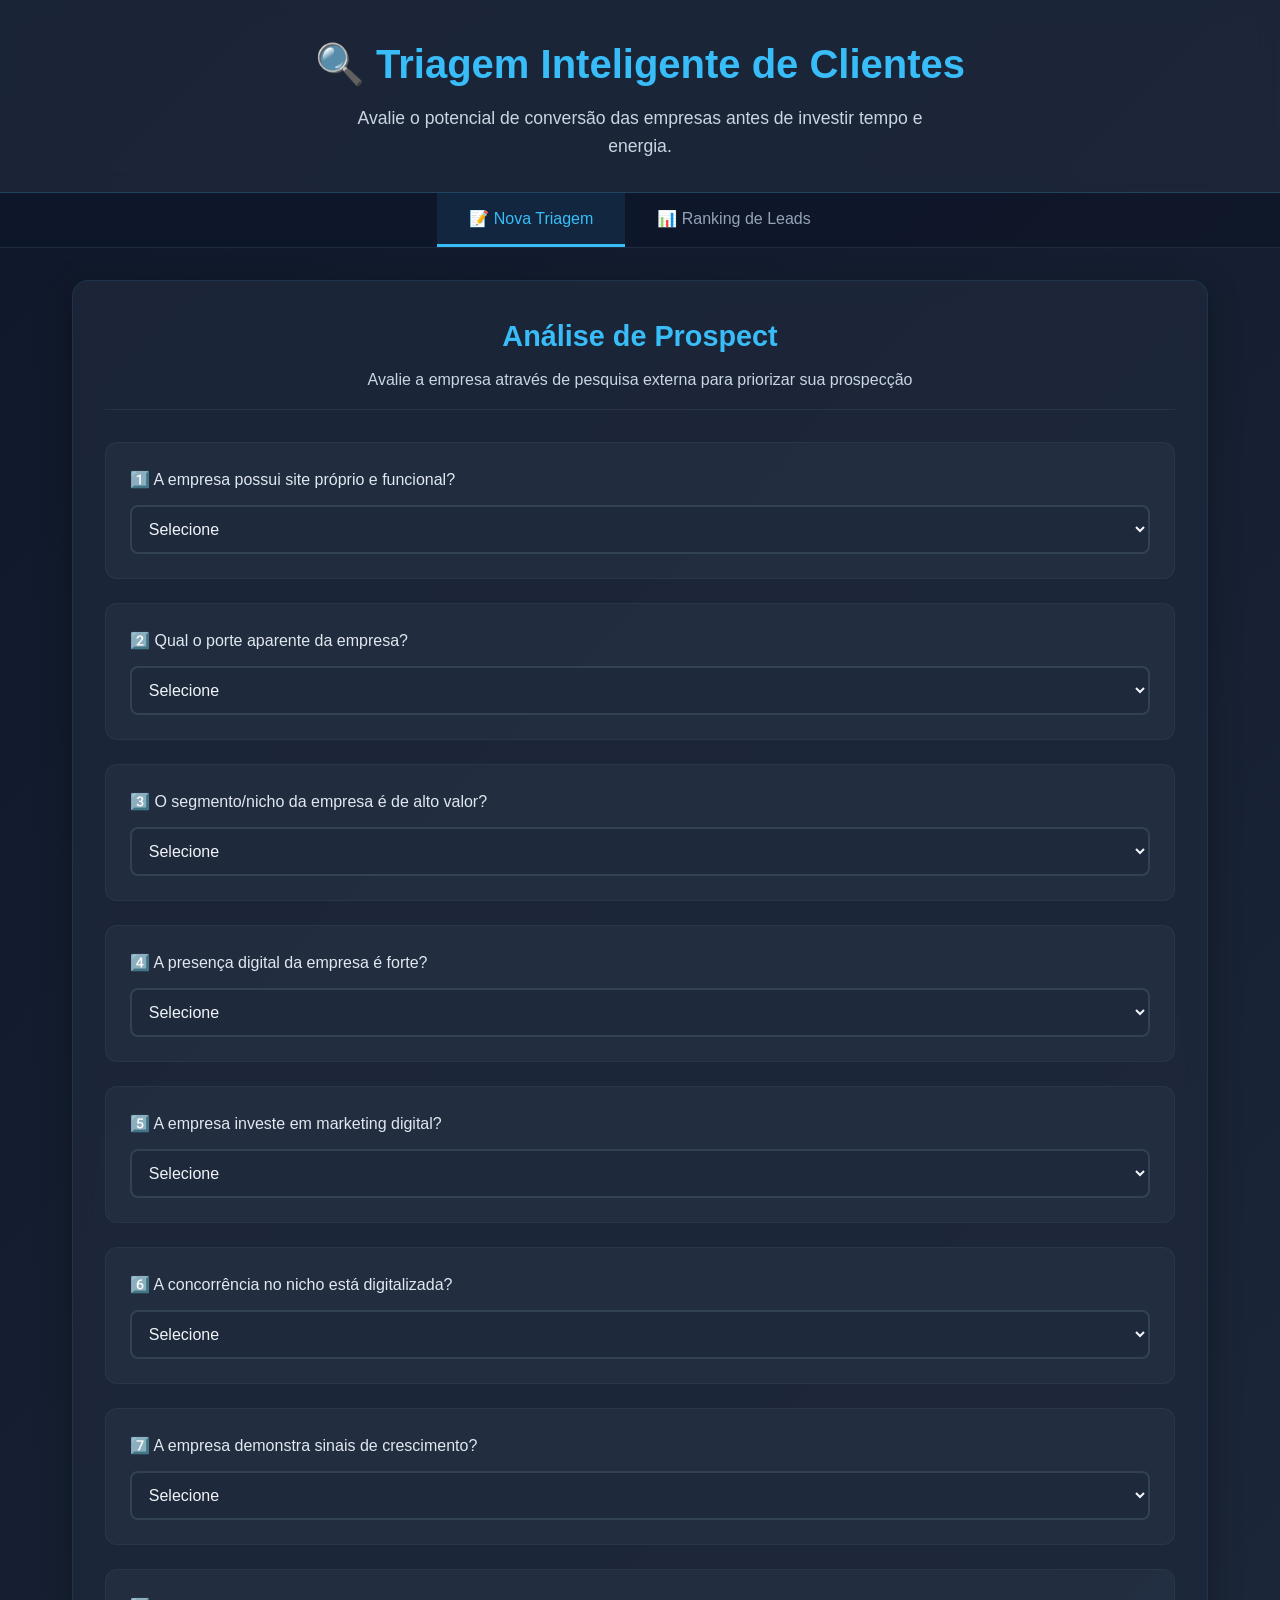
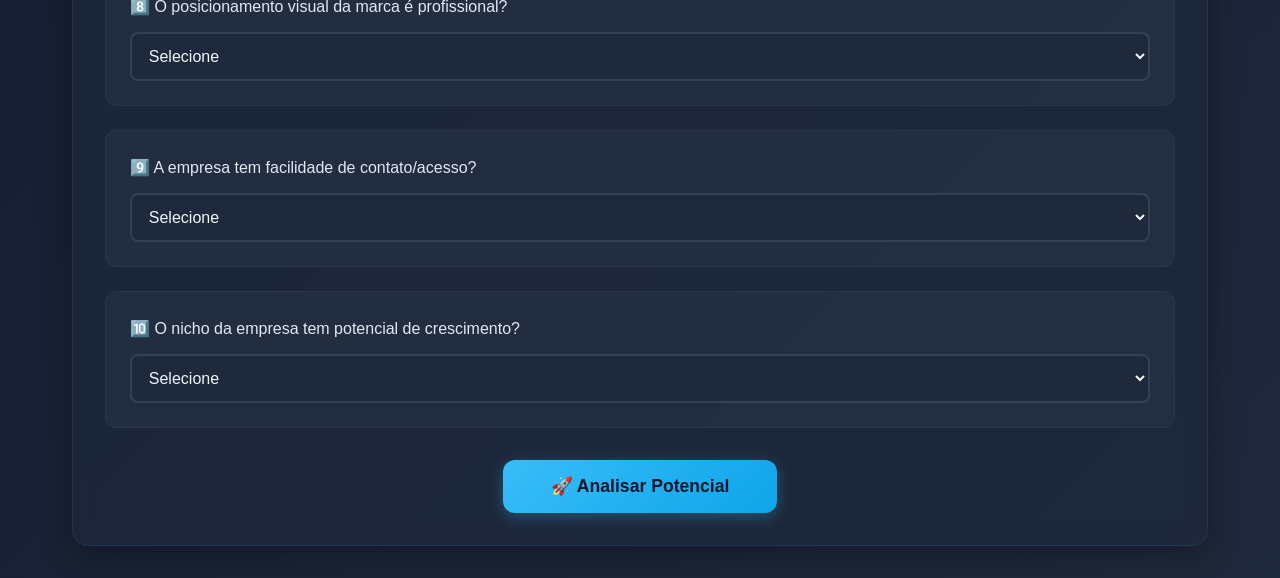
<file: index.html>
<!DOCTYPE html>
<html lang="pt-BR">
  <head>
    <meta charset="UTF-8" />
    <meta name="viewport" content="width=device-width, initial-scale=1.0" />
    <!-- Favicon otimizado -->
    <link rel="icon" href="img/magnifying.svg" type="image/svg+xml" />
    <link rel="shortcut icon" href="img/magnifying.svg" type="image/x-icon" />
    <link rel="apple-touch-icon" href="img/magnifying.svg" />
    <title>Triagem Inteligente de leads</title>
    <link rel="stylesheet" href="style.css" />
  </head>
  <body>
    <!-- Header principal -->
    <header class="main-header">
      <div class="header-content">
        <h1>🔍 Triagem Inteligente de Clientes</h1>
        <p>Avalie o potencial de conversão das empresas antes de investir tempo e energia.</p>
      </div>
    </header>

    <!-- Navegação por abas -->
    <nav class="tab-navigation">
      <div class="nav-container">
        <button class="tab-button active" data-tab="triagem">
          📝 Nova Triagem
        </button>
        <button class="tab-button" data-tab="ranking">
          📊 Ranking de Leads
        </button>
      </div>
    </nav>

    <!-- Container principal -->
    <main class="main-content">
      <!-- Aba de Triagem -->
      <section id="triagemTab" class="tab-content active">
        <div class="container">
          <div class="form-header">
            <h2>Análise de Prospect</h2>
            <p>Avalie a empresa através de pesquisa externa para priorizar sua prospecção</p>
          </div>

          <form id="triagemForm" class="triagem-form">
            <div class="questions-grid">
              <div class="question">
                <label>1️⃣ A empresa possui site próprio e funcional?</label>
                <select required>
                  <option value="">Selecione</option>
                  <option value="3">Site profissional e atualizado</option>
                  <option value="2">Site básico mas funcional</option>
                  <option value="1">Sem site ou site muito defasado</option>
                </select>
              </div>

              <div class="question">
                <label>2️⃣ Qual o porte aparente da empresa?</label>
                <select required>
                  <option value="">Selecione</option>
                  <option value="3">Empresa estabelecida (múltiplas unidades/equipe visível)</option>
                  <option value="2">Empresa média (estrutura organizada)</option>
                  <option value="1">Microempresa ou pessoa física</option>
                </select>
              </div>

              <div class="question">
                <label>3️⃣ O segmento/nicho da empresa é de alto valor?</label>
                <select required>
                  <option value="">Selecione</option>
                  <option value="3">Segmento premium (medicina, advocacia, consultoria)</option>
                  <option value="2">Segmento médio (varejo especializado, serviços)</option>
                  <option value="1">Segmento commoditizado (produtos básicos)</option>
                </select>
              </div>

              <div class="question">
                <label>4️⃣ A presença digital da empresa é forte?</label>
                <select required>
                  <option value="">Selecione</option>
                  <option value="3">Google Meu Negócio completo + boas avaliações</option>
                  <option value="2">Presença básica no Google com algumas avaliações</option>
                  <option value="1">Presença fraca ou inexistente no Google</option>
                </select>
              </div>

              <div class="question">
                <label>5️⃣ A empresa investe em marketing digital?</label>
                <select required>
                  <option value="">Selecione</option>
                  <option value="3">Anúncios pagos, redes sociais ativas, conteúdo regular</option>
                  <option value="2">Presença básica nas redes, algumas ações de marketing</option>
                  <option value="1">Marketing tradicional ou inexistente</option>
                </select>
              </div>

              <div class="question">
                <label>6️⃣ A concorrência no nicho está digitalizada?</label>
                <select required>
                  <option value="">Selecione</option>
                  <option value="3">Concorrentes ainda tradicionais (grande oportunidade)</option>
                  <option value="2">Concorrência mista (digital + tradicional)</option>
                  <option value="1">Nicho já saturado digitalmente</option>
                </select>
              </div>

              <div class="question">
                <label>7️⃣ A empresa demonstra sinais de crescimento?</label>
                <select required>
                  <option value="">Selecione</option>
                  <option value="3">Expansão recente, novas unidades, contratações</option>
                  <option value="2">Estável com alguns sinais de crescimento</option>
                  <option value="1">Sem sinais de crescimento ou em declínio</option>
                </select>
              </div>

              <div class="question">
                <label>8️⃣ O posicionamento visual da marca é profissional?</label>
                <select required>
                  <option value="">Selecione</option>
                  <option value="3">Identidade visual consistente e profissional</option>
                  <option value="2">Visual mediano, algumas inconsistências</option>
                  <option value="1">Visual amador ou muito inconsistente</option>
                </select>
              </div>

              <div class="question">
                <label>9️⃣ A empresa tem facilidade de contato/acesso?</label>
                <select required>
                  <option value="">Selecione</option>
                  <option value="3">Múltiplos canais, WhatsApp, formulários, telefone</option>
                  <option value="2">Alguns canais de contato disponíveis</option>
                  <option value="1">Difícil de encontrar contato ou muito limitado</option>
                </select>
              </div>

              <div class="question">
                <label>🔟 O nicho da empresa tem potencial de crescimento?</label>
                <select required>
                  <option value="">Selecione</option>
                  <option value="3">Setor em expansão ou com demanda crescente</option>
                  <option value="2">Setor estável com oportunidades pontuais</option>
                  <option value="1">Setor estagnado ou em declínio</option>
                </select>
              </div>
            </div>

            <div class="form-actions">
              <button type="submit" class="btn-analyze">
                🚀 Analisar Potencial
              </button>
            </div>
          </form>

          <div id="resultado" class="resultado"></div>
        </div>
      </section>

      <!-- Aba de Ranking -->
      <section id="rankingTab" class="tab-content">
        <div class="container">
          <div class="ranking-header">
            <h2>📊 Ranking de Leads</h2>
            <p>Visualize e gerencie suas análises salvas</p>
          </div>

          <!-- Controles do ranking -->
          <div class="ranking-controls">
            <div class="controls-row">
              <div class="search-container">
                <input type="text" id="searchInput" placeholder="🔍 Buscar empresa..." class="search-input">
              </div>
              <div class="control-buttons">
                <button id="refreshRanking" class="btn-control">
                  <span class="btn-icon">🔄</span>
                  <span class="btn-text">Atualizar</span>
                </button>
                <button id="exportCSV" class="btn-control btn-export">
                  <span class="btn-icon">📊</span>
                  <span class="btn-text">Exportar</span>
                </button>
                <button id="clearHistory" class="btn-control btn-danger">
                  <span class="btn-icon">🗑️</span>
                  <span class="btn-text">Limpar</span>
                </button>
              </div>
            </div>
          </div>

          <!-- Seção de estatísticas -->
          <div id="statsSection" class="stats-section"></div>

          <!-- Container da tabela de ranking -->
          <div id="rankingTableContainer" class="ranking-table-container">
            <div id="emptyState" class="empty-state">
              <div class="empty-icon">📋</div>
              <h3>Nenhuma análise salva ainda</h3>
              <p>Complete uma triagem na aba "Nova Triagem" e salve o resultado para começar seu ranking!</p>
              <button class="btn-empty-action" onclick="switchToTab('triagem')">
                📝 Fazer Nova Triagem
              </button>
            </div>
            <div id="rankingTable" class="ranking-table"></div>
          </div>
        </div>
      </section>
    </main>

    <!-- Modal para input do nome da empresa -->
    <div id="nameInputModal" class="modal">
      <div class="modal-content">
        <h3>💾 Salvar Resultado da Análise</h3>
        <p>Digite o nome da empresa para salvar no ranking:</p>
        <input type="text" id="companyName" placeholder="Nome da empresa" maxlength="100">
        <div class="modal-buttons">
          <button id="saveResult" class="btn-primary">Salvar</button>
          <button id="cancelSave" class="btn-secondary">Cancelar</button>
        </div>
      </div>
    </div>

    <!-- Modal de confirmação para limpeza -->
    <div id="confirmModal" class="modal">
      <div class="modal-content">
        <h3>⚠️ Confirmar Limpeza</h3>
        <p>Tem certeza que deseja apagar todo o histórico de análises?</p>
        <p><strong>Esta ação não pode ser desfeita.</strong></p>
        <div class="modal-buttons">
          <button id="confirmClear" class="btn-danger">Sim, Limpar Tudo</button>
          <button id="cancelClear" class="btn-secondary">Cancelar</button>
        </div>
      </div>
    </div>

    <script src="script.js"></script>
  </body>
</html>
</file>
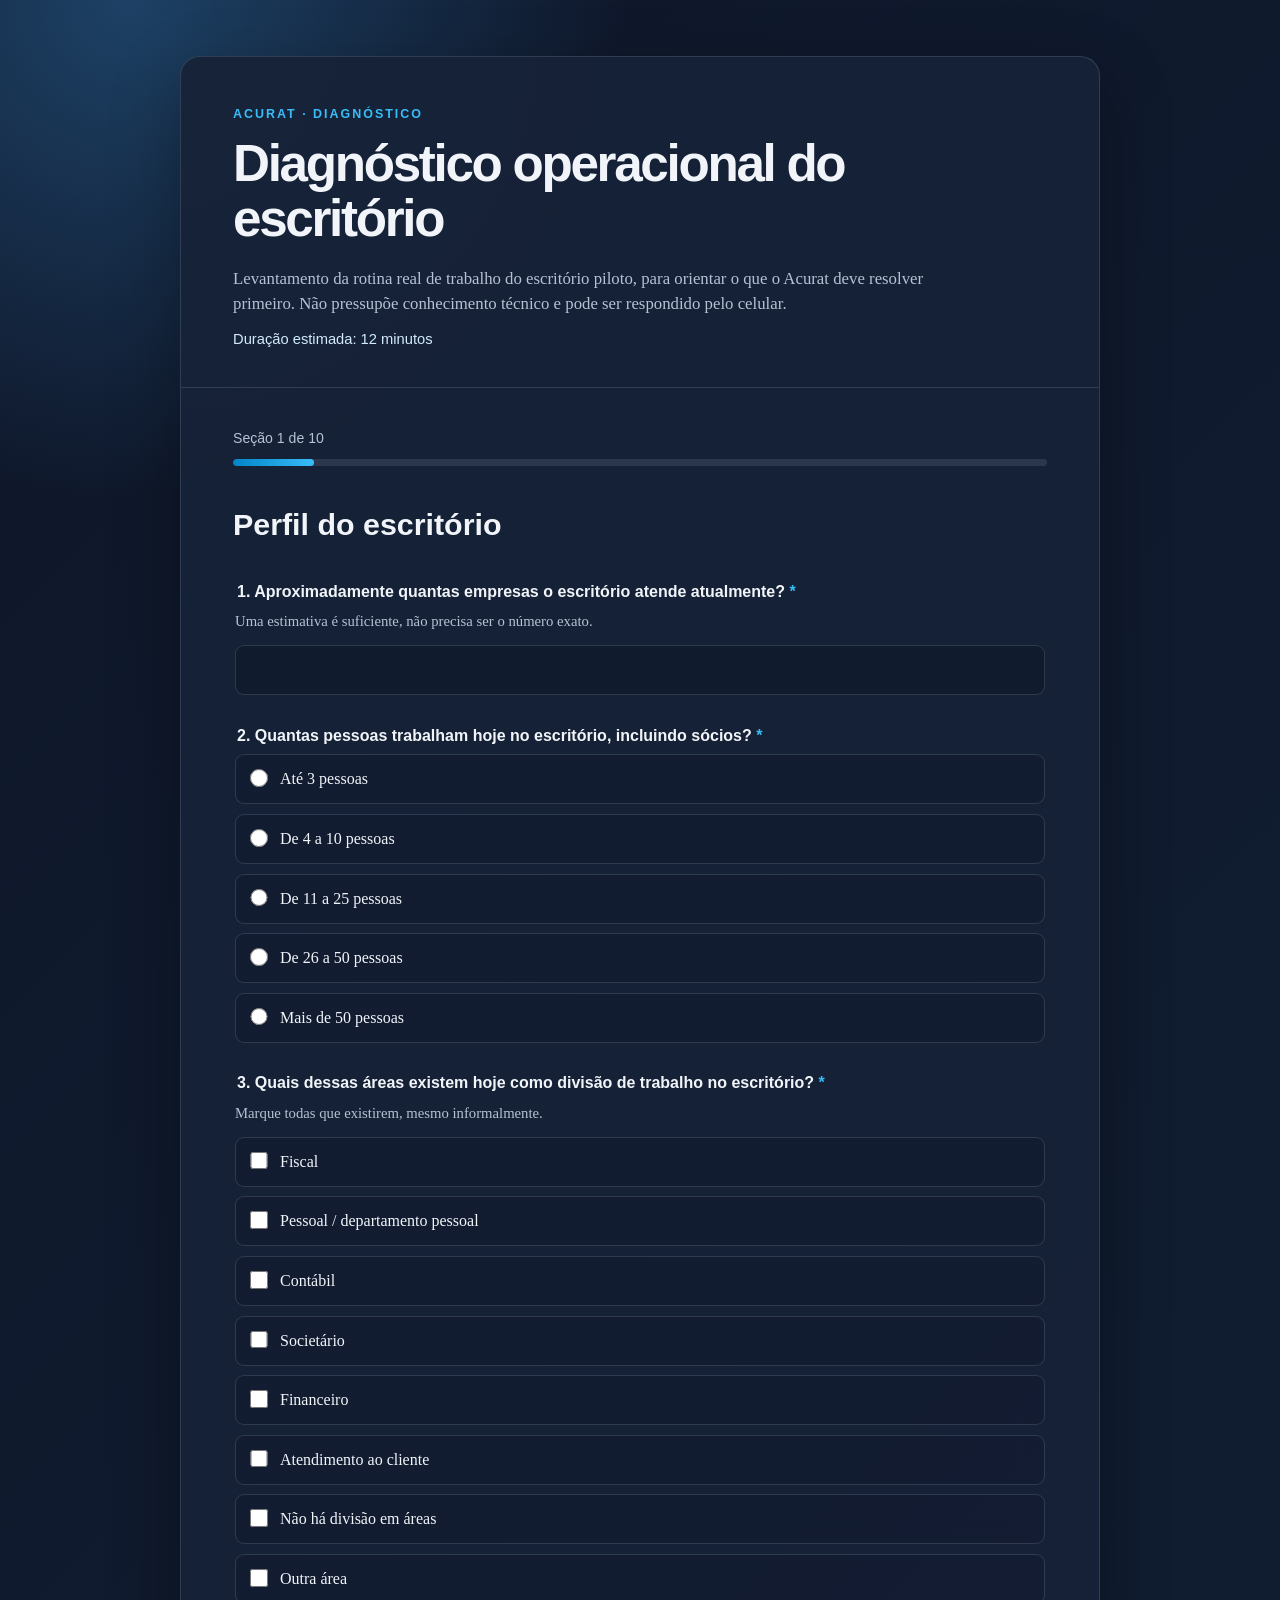
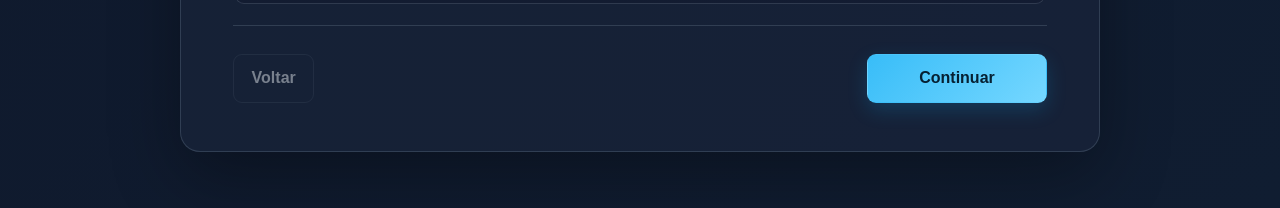
<file: diagnostico-escritorio.html>
<!doctype html>
<html lang="pt-BR">
  <head>
    <meta charset="UTF-8" />
    <meta name="viewport" content="width=device-width, initial-scale=1.0" />
    <meta name="description" content="Diagnóstico operacional do escritório" />
    <title>Diagnóstico do escritório</title>
    <link rel="stylesheet" href="diagnostico-escritorio.css" />
  </head>
  <body>
    <main class="page-shell">
      <section class="diagnostico-card" aria-labelledby="page-title">
        <header class="page-header">
          <p class="eyebrow">ACURAT · DIAGNÓSTICO</p>
          <h1 id="page-title">Diagnóstico operacional do escritório</h1>
          <p class="introduction">Levantamento da rotina real de trabalho do escritório piloto, para orientar o que o Acurat deve resolver primeiro. Não pressupõe conhecimento técnico e pode ser respondido pelo celular.</p>
          <p class="duration">Duração estimada: 12 minutos</p>
        </header>
        <div id="questionnaire" aria-live="polite"></div>
      </section>
    </main>
    <script src="diagnostico-escritorio.js"></script>
  </body>
</html>
</file>
<file: style.css>
/* ===== RESET E BASE ===== */
* {
  margin: 0;
  padding: 0;
  box-sizing: border-box;
}

body {
  background: linear-gradient(135deg, #0f172a 0%, #1e293b 100%);
  color: #f1f5f9;
  font-family: 'Segoe UI', Tahoma, Geneva, Verdana, sans-serif;
  min-height: 100vh;
  line-height: 1.6;
}

/* ===== HEADER PRINCIPAL ===== */
.main-header {
  background: rgba(30, 41, 59, 0.8);
  backdrop-filter: blur(10px);
  border-bottom: 1px solid rgba(56, 189, 248, 0.2);
  padding: 2rem 0;
  text-align: center;
}

.header-content h1 {
  font-size: 2.5rem;
  color: #38bdf8;
  margin-bottom: 0.5rem;
  font-weight: 700;
}

.header-content p {
  font-size: 1.1rem;
  color: #cbd5e1;
  max-width: 600px;
  margin: 0 auto;
}

/* ===== NAVEGAÇÃO POR ABAS ===== */
.tab-navigation {
  background: rgba(15, 23, 42, 0.9);
  border-bottom: 1px solid rgba(51, 65, 85, 0.5);
  padding: 0;
  position: sticky;
  top: 0;
  z-index: 100;
}

.nav-container {
  max-width: 1200px;
  margin: 0 auto;
  display: flex;
  justify-content: center;
  gap: 0;
}

.tab-button {
  background: transparent;
  border: none;
  color: #94a3b8;
  padding: 1rem 2rem;
  font-size: 1rem;
  font-weight: 500;
  cursor: pointer;
  transition: all 0.3s ease;
  border-bottom: 3px solid transparent;
  position: relative;
}

.tab-button:hover {
  color: #38bdf8;
  background: rgba(56, 189, 248, 0.1);
}

.tab-button.active {
  color: #38bdf8;
  border-bottom-color: #38bdf8;
  background: rgba(56, 189, 248, 0.1);
}

/* ===== CONTEÚDO PRINCIPAL ===== */
.main-content {
  max-width: 1200px;
  margin: 0 auto;
  padding: 2rem;
}

.tab-content {
  display: none;
  animation: fadeIn 0.3s ease-in-out;
}

.tab-content.active {
  display: block;
}

@keyframes fadeIn {
  from { opacity: 0; transform: translateY(10px); }
  to { opacity: 1; transform: translateY(0); }
}

.container {
  background: rgba(30, 41, 59, 0.8);
  backdrop-filter: blur(10px);
  border-radius: 16px;
  padding: 2rem;
  box-shadow: 0 8px 32px rgba(0, 0, 0, 0.3);
  border: 1px solid rgba(56, 189, 248, 0.1);
}

/* ===== CABEÇALHOS DE SEÇÃO ===== */
.form-header, .ranking-header {
  text-align: center;
  margin-bottom: 2rem;
  padding-bottom: 1rem;
  border-bottom: 1px solid rgba(51, 65, 85, 0.5);
}

.form-header h2, .ranking-header h2 {
  color: #38bdf8;
  font-size: 1.8rem;
  margin-bottom: 0.5rem;
}

.form-header p, .ranking-header p {
  color: #cbd5e1;
  font-size: 1rem;
}

/* ===== FORMULÁRIO DE TRIAGEM ===== */
.questions-grid {
  display: grid;
  gap: 1.5rem;
  margin-bottom: 2rem;
}

.question {
  background: rgba(51, 65, 85, 0.3);
  padding: 1.5rem;
  border-radius: 12px;
  border: 1px solid rgba(51, 65, 85, 0.5);
  transition: all 0.3s ease;
}

.question:hover {
  border-color: rgba(56, 189, 248, 0.3);
  background: rgba(51, 65, 85, 0.4);
}

.question label {
  display: block;
  margin-bottom: 0.8rem;
  color: #e2e8f0;
  font-weight: 500;
  font-size: 1rem;
}

.question select {
  width: 100%;
  padding: 0.8rem;
  border-radius: 8px;
  border: 2px solid #334155;
  background-color: #1e293b;
  color: #f1f5f9;
  font-size: 1rem;
  transition: all 0.3s ease;
}

.question select:focus {
  outline: none;
  border-color: #38bdf8;
  box-shadow: 0 0 0 3px rgba(56, 189, 248, 0.1);
}

.form-actions {
  text-align: center;
  margin-top: 2rem;
}

.btn-analyze {
  background: linear-gradient(135deg, #38bdf8 0%, #0ea5e9 100%);
  color: #0f172a;
  font-weight: 700;
  font-size: 1.1rem;
  padding: 1rem 3rem;
  border: none;
  border-radius: 12px;
  cursor: pointer;
  transition: all 0.3s ease;
  box-shadow: 0 4px 15px rgba(56, 189, 248, 0.3);
}

.btn-analyze:hover {
  transform: translateY(-2px);
  box-shadow: 0 6px 20px rgba(56, 189, 248, 0.4);
}

/* ===== RESULTADO DA ANÁLISE ===== */
.resultado {
  margin-top: 2rem;
  text-align: center;
  font-size: 1rem;
  padding: 2rem;
  border-radius: 12px;
  display: none;
  border: 2px solid;
}

.resultado h3 {
  margin-bottom: 1rem;
  font-size: 1.3rem;
}

.resultado p {
  margin-bottom: 1rem;
}

.alta {
  background: rgba(16, 185, 129, 0.1);
  border-color: #10b981;
  color: #10b981;
}

.media {
  background: rgba(250, 204, 21, 0.1);
  border-color: #facc15;
  color: #facc15;
}

.baixa {
  background: rgba(239, 68, 68, 0.1);
  border-color: #ef4444;
  color: #ef4444;
}

/* ===== CONTROLES DO RANKING ===== */
.ranking-controls {
  margin-bottom: 2rem;
}

.controls-row {
  display: flex;
  flex-direction: column;
  gap: 1rem;
}

.search-container {
  flex: 1;
}

.search-input {
  width: 100%;
  padding: 1rem;
  border-radius: 12px;
  border: 2px solid #334155;
  background: rgba(30, 41, 59, 0.8);
  color: #f1f5f9;
  font-size: 1rem;
  transition: all 0.3s ease;
}

.search-input:focus {
  outline: none;
  border-color: #38bdf8;
  box-shadow: 0 0 0 3px rgba(56, 189, 248, 0.1);
}

.control-buttons {
  display: flex;
  gap: 1rem;
  flex-wrap: wrap;
}

.btn-control {
  display: flex;
  align-items: center;
  gap: 0.5rem;
  padding: 0.8rem 1.5rem;
  border-radius: 10px;
  border: 2px solid #334155;
  background: rgba(51, 65, 85, 0.8);
  color: #f1f5f9;
  font-weight: 500;
  cursor: pointer;
  transition: all 0.3s ease;
  flex: 1;
  min-width: 120px;
  justify-content: center;
}

.btn-control:hover {
  border-color: #475569;
  background: rgba(71, 85, 105, 0.8);
  transform: translateY(-1px);
}

.btn-export:hover {
  border-color: #38bdf8;
  background: rgba(56, 189, 248, 0.1);
  color: #38bdf8;
}

.btn-danger {
  border-color: #ef4444;
  background: rgba(239, 68, 68, 0.1);
  color: #ef4444;
}

.btn-danger:hover {
  background: rgba(239, 68, 68, 0.2);
  transform: translateY(-1px);
}

/* ===== ESTATÍSTICAS ===== */
.stats-section {
  background: rgba(51, 65, 85, 0.3);
  border-radius: 12px;
  padding: 1.5rem;
  margin-bottom: 2rem;
  display: none;
  border: 1px solid rgba(56, 189, 248, 0.2);
}

.stats-grid {
  display: grid;
  grid-template-columns: repeat(auto-fit, minmax(150px, 1fr));
  gap: 1.5rem;
  text-align: center;
}

.stat-item {
  background: rgba(30, 41, 59, 0.5);
  padding: 1rem;
  border-radius: 10px;
  border: 1px solid rgba(51, 65, 85, 0.5);
}

.stat-value {
  font-size: 2rem;
  font-weight: 700;
  color: #38bdf8;
  margin-bottom: 0.3rem;
}

.stat-label {
  font-size: 0.9rem;
  color: #cbd5e1;
  font-weight: 500;
}

/* ===== TABELA DE RANKING ===== */
.ranking-table-container {
  background: rgba(51, 65, 85, 0.3);
  border-radius: 12px;
  overflow: hidden;
  border: 1px solid rgba(56, 189, 248, 0.2);
}

.empty-state {
  text-align: center;
  padding: 4rem 2rem;
  color: #64748b;
}

.empty-icon {
  font-size: 4rem;
  margin-bottom: 1rem;
}

.empty-state h3 {
  color: #94a3b8;
  margin-bottom: 1rem;
  font-size: 1.3rem;
}

.empty-state p {
  margin-bottom: 2rem;
  max-width: 400px;
  margin-left: auto;
  margin-right: auto;
}

.btn-empty-action {
  background: linear-gradient(135deg, #38bdf8 0%, #0ea5e9 100%);
  color: #0f172a;
  font-weight: 600;
  padding: 1rem 2rem;
  border: none;
  border-radius: 10px;
  cursor: pointer;
  transition: all 0.3s ease;
}

.btn-empty-action:hover {
  transform: translateY(-2px);
  box-shadow: 0 4px 15px rgba(56, 189, 248, 0.3);
}

.ranking-table {
  display: none;
}

.ranking-table table {
  width: 100%;
  border-collapse: collapse;
}

.ranking-table th,
.ranking-table td {
  padding: 1.2rem;
  text-align: left;
  border-bottom: 1px solid rgba(51, 65, 85, 0.5);
}

.ranking-table th {
  background: rgba(30, 41, 59, 0.8);
  color: #38bdf8;
  font-weight: 600;
  font-size: 0.95rem;
  text-transform: uppercase;
  letter-spacing: 0.5px;
}

.ranking-table td {
  color: #f1f5f9;
  font-weight: 500;
}

.ranking-table tr:hover {
  background: rgba(56, 189, 248, 0.05);
}

.position-cell {
  text-align: center;
  font-weight: 700;
  color: #38bdf8;
  font-size: 1.1rem;
}

.score-cell {
  text-align: center;
  font-weight: 700;
  font-size: 1.1rem;
}

.score-alta { color: #10b981; }
.score-media { color: #facc15; }
.score-baixa { color: #ef4444; }

.date-cell {
  color: #cbd5e1;
  font-size: 0.9rem;
}

/* ===== MODAIS ===== */
.modal {
  display: none;
  position: fixed;
  z-index: 1000;
  left: 0;
  top: 0;
  width: 100%;
  height: 100%;
  background: rgba(15, 23, 42, 0.8);
  backdrop-filter: blur(8px);
}

.modal-content {
  background: linear-gradient(135deg, #1e293b 0%, #334155 100%);
  margin: 10% auto;
  padding: 2.5rem;
  border-radius: 16px;
  width: 90%;
  max-width: 450px;
  box-shadow: 0 20px 60px rgba(0, 0, 0, 0.5);
  text-align: center;
  border: 1px solid rgba(56, 189, 248, 0.2);
}

.modal-content h3 {
  color: #38bdf8;
  margin-bottom: 1rem;
  font-size: 1.4rem;
}

.modal-content p {
  color: #cbd5e1;
  margin-bottom: 1.5rem;
}

.modal-content input {
  width: 100%;
  padding: 1rem;
  border-radius: 10px;
  border: 2px solid #334155;
  background: rgba(30, 41, 59, 0.8);
  color: #f1f5f9;
  margin-bottom: 2rem;
  font-size: 1rem;
  transition: all 0.3s ease;
}

.modal-content input:focus {
  outline: none;
  border-color: #38bdf8;
  box-shadow: 0 0 0 3px rgba(56, 189, 248, 0.1);
}

.modal-buttons {
  display: flex;
  gap: 1rem;
  justify-content: center;
}

.modal-buttons button {
  flex: 1;
  padding: 1rem;
  border: none;
  border-radius: 10px;
  font-weight: 600;
  cursor: pointer;
  transition: all 0.3s ease;
}

.btn-primary {
  background: linear-gradient(135deg, #38bdf8 0%, #0ea5e9 100%);
  color: #0f172a;
}

.btn-primary:hover {
  transform: translateY(-1px);
  box-shadow: 0 4px 15px rgba(56, 189, 248, 0.3);
}

.btn-secondary {
  background: rgba(100, 116, 139, 0.8);
  color: #f1f5f9;
  border: 2px solid #64748b;
}

.btn-secondary:hover {
  background: rgba(71, 85, 105, 0.8);
  transform: translateY(-1px);
}

/* ===== RESPONSIVIDADE ===== */
@media (max-width: 768px) {
  .main-content {
    padding: 1rem;
  }
  
  .container {
    padding: 1.5rem;
  }
  
  .header-content h1 {
    font-size: 2rem;
  }
  
  .tab-button {
    padding: 0.8rem 1rem;
    font-size: 0.9rem;
  }
  
  .controls-row {
    gap: 0.8rem;
  }
  
  .control-buttons {
    flex-direction: column;
  }
  
  .btn-control {
    min-width: auto;
  }
  
  .stats-grid {
    grid-template-columns: repeat(2, 1fr);
    gap: 1rem;
  }
  
  .ranking-table th,
  .ranking-table td {
    padding: 0.8rem 0.5rem;
    font-size: 0.9rem;
  }
  
  .ranking-table th:nth-child(4),
  .ranking-table td:nth-child(4) {
    display: none;
  }
  
  .modal-content {
    margin: 20% auto;
    padding: 2rem;
  }
  
  .modal-buttons {
    flex-direction: column;
  }
}

@media (max-width: 480px) {
  .header-content h1 {
    font-size: 1.8rem;
  }
  
  .header-content p {
    font-size: 1rem;
  }
  
  .nav-container {
    flex-direction: column;
  }
  
  .tab-button {
    border-bottom: none;
    border-right: 3px solid transparent;
  }
  
  .tab-button.active {
    border-right-color: #38bdf8;
    border-bottom: none;
  }
  
  .stats-grid {
    grid-template-columns: 1fr;
  }
  
  .ranking-table th,
  .ranking-table td {
    padding: 0.6rem 0.3rem;
    font-size: 0.8rem;
  }
}

/* ===== ANIMAÇÕES E TRANSIÇÕES ===== */
.btn-control, .btn-analyze, .btn-empty-action, .modal-buttons button {
  position: relative;
  overflow: hidden;
}

.btn-control::before, .btn-analyze::before, .btn-empty-action::before {
  content: '';
  position: absolute;
  top: 0;
  left: -100%;
  width: 100%;
  height: 100%;
  background: linear-gradient(90deg, transparent, rgba(255, 255, 255, 0.1), transparent);
  transition: left 0.5s;
}

.btn-control:hover::before, .btn-analyze:hover::before, .btn-empty-action:hover::before {
  left: 100%;
}
</file>
<file: diagnostico-escritorio.css>
:root {
  --night: #0f172a;
  --panel: #172338;
  --panel-light: #20324d;
  --line: rgba(148, 163, 184, .22);
  --ink: #f1f5f9;
  --muted: #b5c2d4;
  --blue: #38bdf8;
  --blue-deep: #0284c7;
  --red: #f87171;
  --green: #34d399;
}

* { box-sizing: border-box; }

body {
  min-width: 320px;
  min-height: 100vh;
  margin: 0;
  color: var(--ink);
  font-family: Georgia, "Times New Roman", serif;
  line-height: 1.5;
  background: radial-gradient(circle at 10% 0%, #1d4165 0, transparent 31rem), linear-gradient(135deg, #0f172a 0%, #101d31 100%);
}

button, input, textarea { font: inherit; }

.page-shell { width: min(100%, 960px); margin: 0 auto; padding: 3.5rem 1.25rem; }

.diagnostico-card {
  overflow: hidden;
  border: 1px solid var(--line);
  border-radius: 20px;
  background: rgba(23, 35, 56, .94);
  box-shadow: 0 24px 70px rgba(0, 0, 0, .32);
}

.page-header { padding: 3rem 3.25rem 2.3rem; border-bottom: 1px solid var(--line); }
.eyebrow { margin: 0 0 .75rem; color: var(--blue); font-family: "Trebuchet MS", sans-serif; font-size: .78rem; font-weight: 700; letter-spacing: .16em; }
h1, h2 { font-family: "Trebuchet MS", sans-serif; }
h1 { max-width: 680px; margin: 0; font-size: clamp(2rem, 4vw, 3.25rem); line-height: 1.08; letter-spacing: -.045em; }
.introduction { max-width: 720px; margin: 1.2rem 0 .75rem; color: var(--muted); font-size: 1.05rem; }
.duration { margin: 0; color: #d2eafd; font-family: "Trebuchet MS", sans-serif; font-size: .92rem; }

#questionnaire { padding: 2.5rem 3.25rem 3rem; }
.step-label { margin: 0; color: var(--muted); font-family: "Trebuchet MS", sans-serif; font-size: .88rem; }
.progress-track { height: 7px; margin: .65rem 0 2.25rem; overflow: hidden; border-radius: 99px; background: rgba(148, 163, 184, .17); }
.progress-bar { height: 100%; border-radius: inherit; background: linear-gradient(90deg, var(--blue-deep), var(--blue)); transition: width .25s ease; }
.section-heading { margin: 0 0 .35rem; font-size: clamp(1.4rem, 2.5vw, 1.9rem); }
.section-description { margin: 0 0 2rem; color: var(--muted); }
.question-list { display: grid; gap: 1.8rem; margin-top: 2rem; }
.question { padding: 0; border: 0; min-width: 0; }
.question-title { display: block; margin-bottom: .4rem; font-family: "Trebuchet MS", sans-serif; font-weight: 700; }
.required { color: var(--blue); }
.help-text, .limit-text { display: block; margin: 0 0 .8rem; color: var(--muted); font-size: .92rem; }
.option-list { display: grid; gap: .6rem; }
.option {
  display: flex;
  gap: .75rem;
  align-items: flex-start;
  min-height: 48px;
  padding: .75rem .9rem;
  border: 1px solid var(--line);
  border-radius: 9px;
  background: rgba(15, 23, 42, .34);
  cursor: pointer;
  transition: border-color .16s ease, background .16s ease;
}
.option:hover, .option:has(input:focus-visible), .option:has(input:checked) { border-color: rgba(56, 189, 248, .8); background: rgba(14, 165, 233, .09); }
.option input { width: 1.1rem; height: 1.1rem; margin: .13rem 0 0; accent-color: var(--blue); flex: 0 0 auto; }
.text-input { width: 100%; min-height: 48px; padding: .75rem .9rem; border: 1px solid var(--line); border-radius: 9px; color: var(--ink); background: #101c2d; outline: 0; }
textarea.text-input { min-height: 128px; resize: vertical; }
.text-input:focus { border-color: var(--blue); box-shadow: 0 0 0 3px rgba(56, 189, 248, .14); }
.other-input { margin-top: .7rem; }
.question.has-error .option, .question.has-error .text-input { border-color: rgba(248, 113, 113, .9); }
.field-error { margin: .55rem 0 0; color: var(--red); font-family: "Trebuchet MS", sans-serif; font-size: .9rem; }
.form-message { min-height: 1.4rem; margin: 1.6rem 0 0; color: var(--red); font-family: "Trebuchet MS", sans-serif; }
.navigation { display: flex; gap: 1rem; justify-content: space-between; margin-top: 1.3rem; padding-top: 1.75rem; border-top: 1px solid var(--line); }
.button { min-height: 48px; padding: .72rem 1.1rem; border: 1px solid transparent; border-radius: 9px; cursor: pointer; font-family: "Trebuchet MS", sans-serif; font-weight: 700; }
.button:focus-visible { outline: 3px solid rgba(56, 189, 248, .45); outline-offset: 3px; }
.button-secondary { border-color: var(--line); color: var(--ink); background: transparent; }
.button-secondary:disabled { cursor: not-allowed; opacity: .45; }
.button-primary { min-width: 180px; color: #062032; background: linear-gradient(135deg, var(--blue), #75d7ff); box-shadow: 0 7px 20px rgba(14, 165, 233, .2); }
.button-primary:hover { background: #8ddfff; }
.final-note { margin: 1.5rem 0 0; color: var(--muted); font-size: .92rem; }
.final-note strong { color: var(--green); }

@media (max-width: 640px) {
  .page-shell { padding: 0; }
  .diagnostico-card { border: 0; border-radius: 0; min-height: 100vh; }
  .page-header, #questionnaire { padding-right: 1.25rem; padding-left: 1.25rem; }
  .page-header { padding-top: 2.5rem; }
  #questionnaire { padding-top: 2rem; }
  .navigation { align-items: stretch; }
  .button { min-width: 0; }
  .button-primary { flex: 1; }
}
</file>
